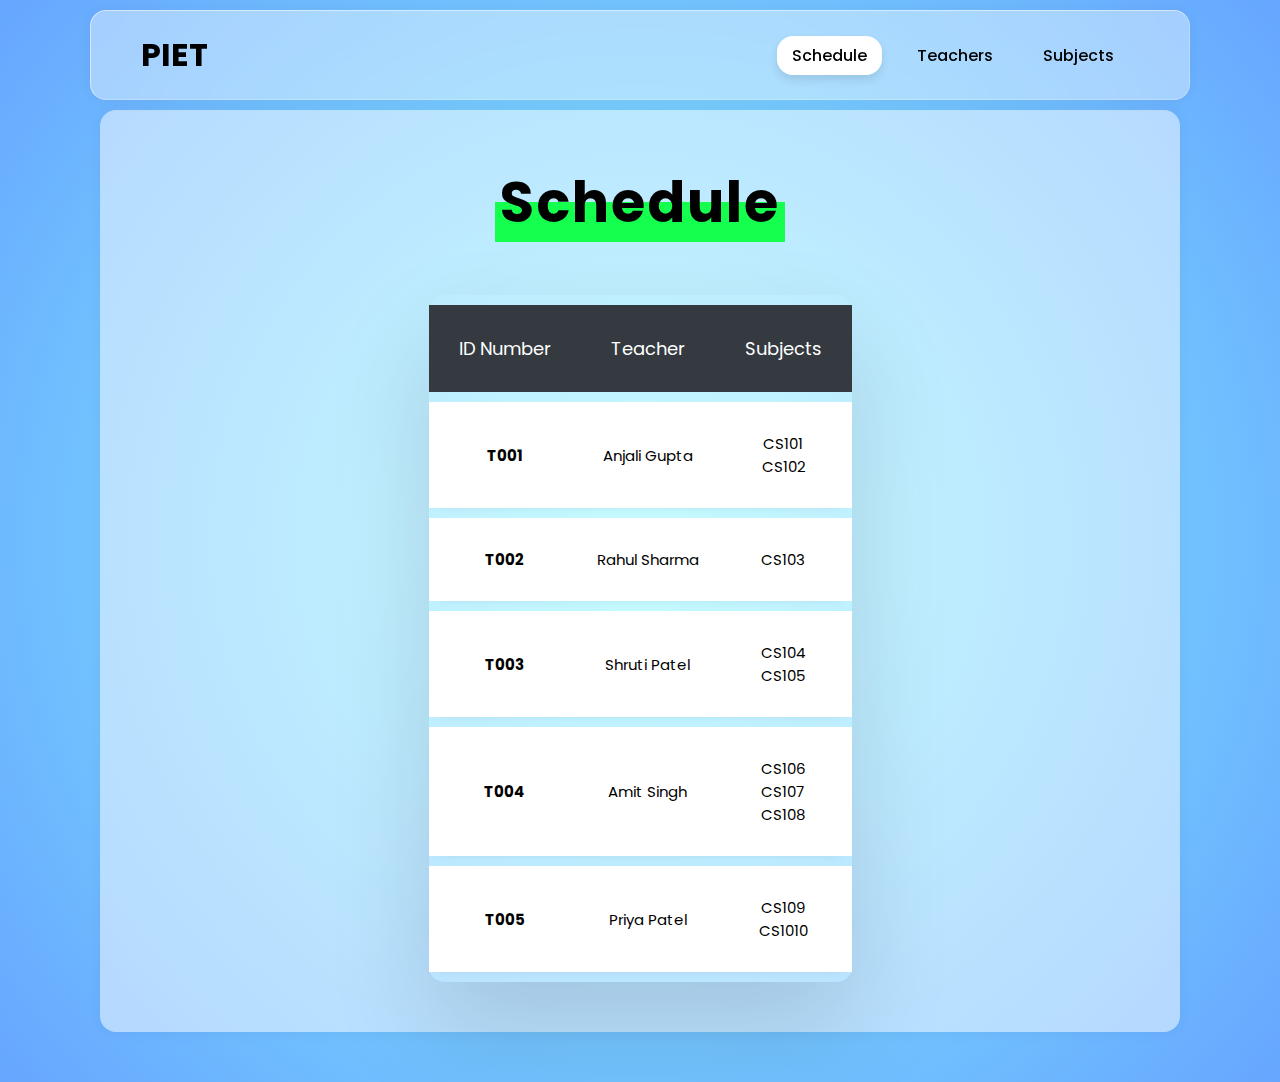
<file: index.html>
<!DOCTYPE html>
<html lang="en">

<head>
    <meta charset="UTF-8" />
    <meta http-equiv="X-UA-Compatible" content="IE=edge" />
    <meta name="viewport" content="width=device-width, initial-scale=1.0" />
    <title>PIET | TimeTable</title>
    <link rel="stylesheet" href="./index.css" />
    <link rel="stylesheet" href="./table.css" />
</head>

<body>
    <section>
        <header>
            <a href="#top" class="logo">PIET</a>
            <ul>
                <li><a href="/appathon2023/index.html" class="active" id="home-btn">Schedule</a></li>
                <li><a href="/appathon2023/teachers.html" class="page" id="about-btn">Teachers</a></li>
                <li><a href="/appathon2023/subjects.html" class="page" id="experience-btn">Subjects</a></li>
            </ul>
        </header>
        <div class="container">

            <h2 style="font-size: 56px; font-weight: 700; text-align:center;">
                <span class="low-highlight-cyan">Schedule</span>
            </h2>
            <div class="content">
                <div class="row">
                    <div class="table-wrap">
                        <table class="table">
                            <thead class="thead-dark">
                                <tr>
                                    <th id="row">ID Number</th>
                                    <th>Teacher</th>
                                    <th>Subjects</th>
                                </tr>
                            </thead>
                            <tbody>
                                <tr class="alert" role="alert">
                                    <th id="row">T001</th>
                                    <td>Anjali Gupta</td>
                                    <td id="T001"></td>
                                </tr>
                                <tr class="alert" role="alert">
                                    <th id="row">T002</th>
                                    <td>Rahul Sharma</td>
                                    <td id="T002"></td>
                                </tr>
                                <tr class="alert" role="alert">
                                    <th id="row">T003</th>
                                    <td>Shruti Patel</td>
                                    <td id="T003"></td>
                                </tr>
                                <tr class="alert" role="alert">
                                    <th id="row">T004</th>
                                    <td>Amit Singh</td>
                                    <td id="T004"></td>
                                </tr>
                                <tr class="alert" role="alert">
                                    <th id="row">T005</th>
                                    <td>Priya Patel</td>
                                    <td id="T005"></td>
                                </tr>
                            </tbody>
                        </table>
                    </div>
                </div>
            </div>
    </section>

    <script type="module" src="./index.js"></script>
</body>

</html>
</file>
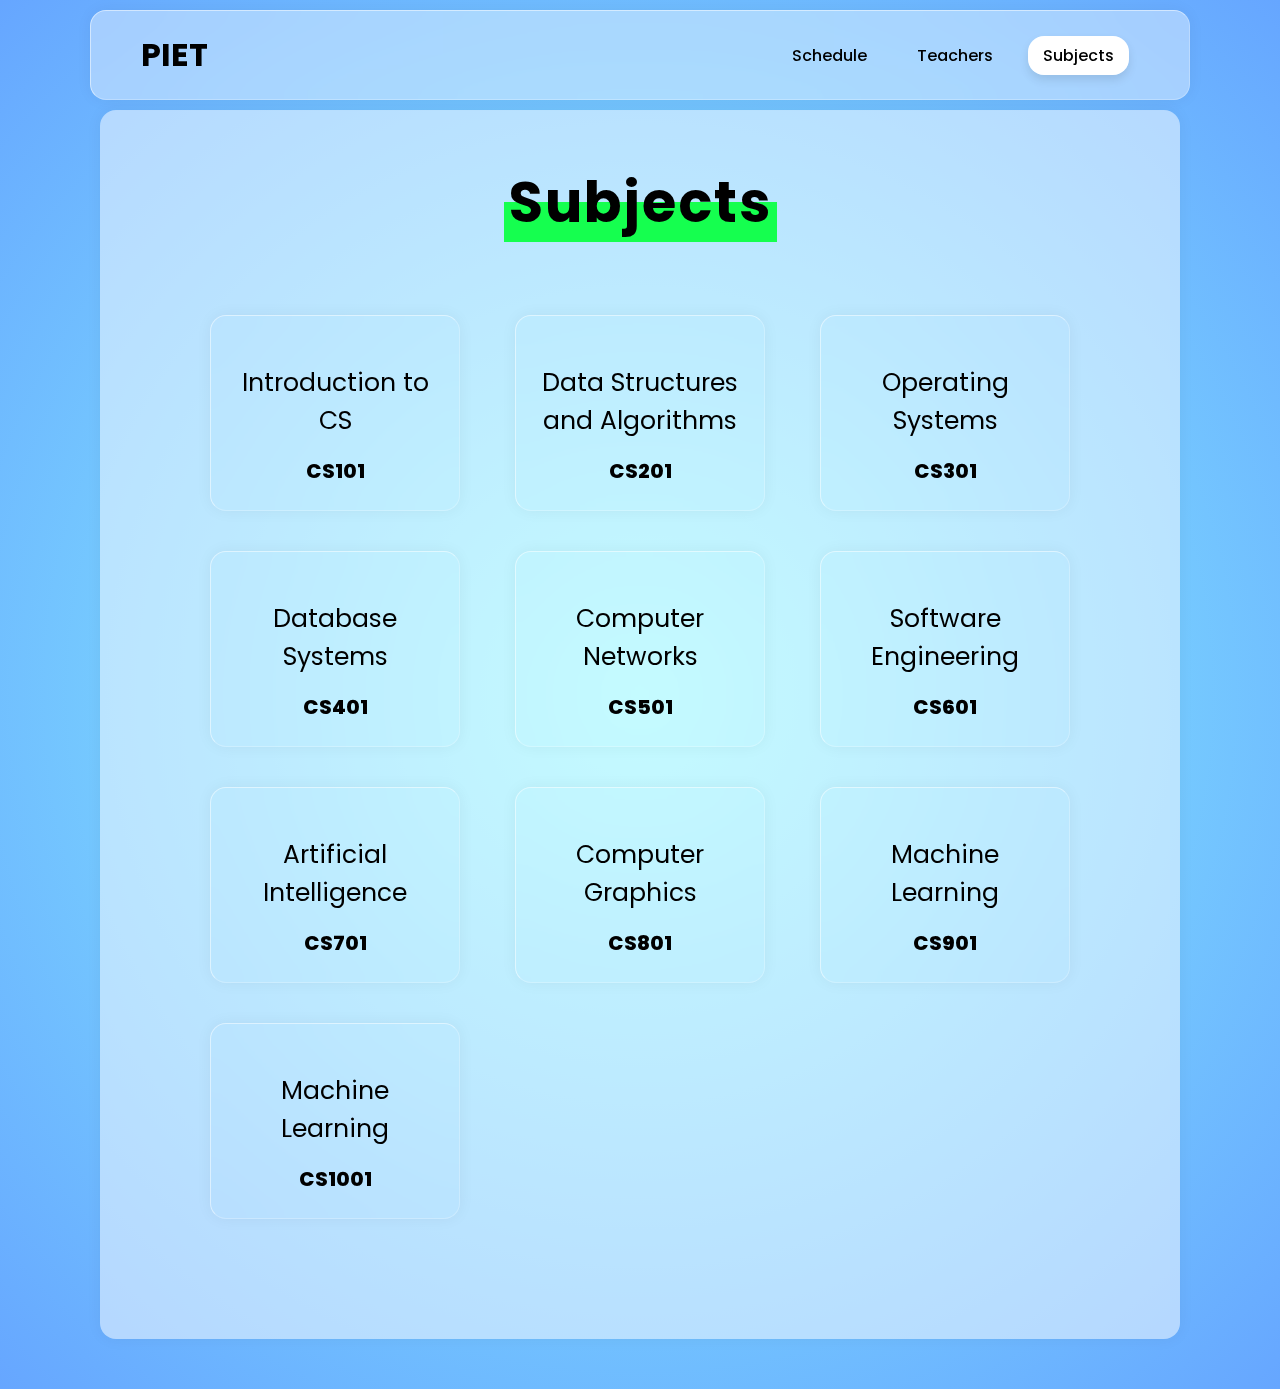
<file: subjects.html>
<!DOCTYPE html>
<html lang="en">
<head>
    <meta charset="UTF-8">
    <meta http-equiv="X-UA-Compatible" content="IE=edge">
    <meta name="viewport" content="width=device-width, initial-scale=1.0">
    <title>Subjects | PIET</title>
    <link rel="stylesheet" href="./index.css" />
</head>
<body>
    <section>
        <div class="container">
          <header>
            <a href="#top" class="logo">PIET</a>
            <ul>
              <li><a href="/appathon2023/index.html" >Schedule</a></li>
              <li><a href="/appathon2023/teachers.html" >Teachers</a></li>
              <li><a href="/appathon2023/subjects.html" class="active">Subjects</a></li>
            </ul>
          </header>
  
          <h2
            style="font-size: 56px; font-weight: 700; text-align:center;"
          >
            <span class="low-highlight-cyan">Subjects</span>
          </h2>
  
                   
          <div class="experience-cards-div">
            <div class="experience-card" data-aos="fade-right" data-aos-duration="2000">
              <div class="experience-text-details">
                <h5 class="experience-text-role">Introduction to CS</h5>
                <h5 class="experience-text-date">CS101</h5>
              </div>
            </div>
            <div class="experience-card" data-aos="fade-right" data-aos-duration="2000">
              <div class="experience-text-details">
                <h5 class="experience-text-role">Data Structures and Algorithms</h5>
                <h5 class="experience-text-date">CS201</h5>
              </div>
            </div>
            <div class="experience-card" data-aos="fade-right" data-aos-duration="2000">
              <div class="experience-text-details">
                <h5 class="experience-text-role">Operating Systems</h5>
                <h5 class="experience-text-date">CS301</h5>
              </div>
            </div>
            <div class="experience-card" data-aos="fade-right" data-aos-duration="2000">
              <div class="experience-text-details">
                <h5 class="experience-text-role">Database Systems</h5>
                <h5 class="experience-text-date">CS401</h5>
              </div>
            </div>
            <div class="experience-card" data-aos="fade-right" data-aos-duration="2000">
              <div class="experience-text-details">
                <h5 class="experience-text-role">Computer Networks</h5>
                <h5 class="experience-text-date">CS501</h5>
              </div>
            </div>
            <div class="experience-card" data-aos="fade-right" data-aos-duration="2000">
              <div class="experience-text-details">
                <h5 class="experience-text-role">Software Engineering</h5>
                <h5 class="experience-text-date">CS601</h5>
              </div>
            </div>
            <div class="experience-card" data-aos="fade-right" data-aos-duration="2000">
              <div class="experience-text-details">
                <h5 class="experience-text-role">Artificial Intelligence</h5>
                <h5 class="experience-text-date">CS701</h5>
              </div>
            </div>
            <div class="experience-card" data-aos="fade-right" data-aos-duration="2000">
              <div class="experience-text-details">
                <h5 class="experience-text-role">Computer Graphics</h5>
                <h5 class="experience-text-date">CS801</h5>
              </div>
            </div>
            <div class="experience-card" data-aos="fade-right" data-aos-duration="2000">
              <div class="experience-text-details">
                <h5 class="experience-text-role">Machine Learning</h5>
                <h5 class="experience-text-date">CS901</h5>
              </div>
            </div>
            <div class="experience-card" data-aos="fade-right" data-aos-duration="2000">
              <div class="experience-text-details">
                <h5 class="experience-text-role">Machine Learning</h5>
                <h5 class="experience-text-date">CS1001</h5>
              </div>
            </div>
          </div>
        </div>
      </section>
  
    
</body>
</html>
</file>
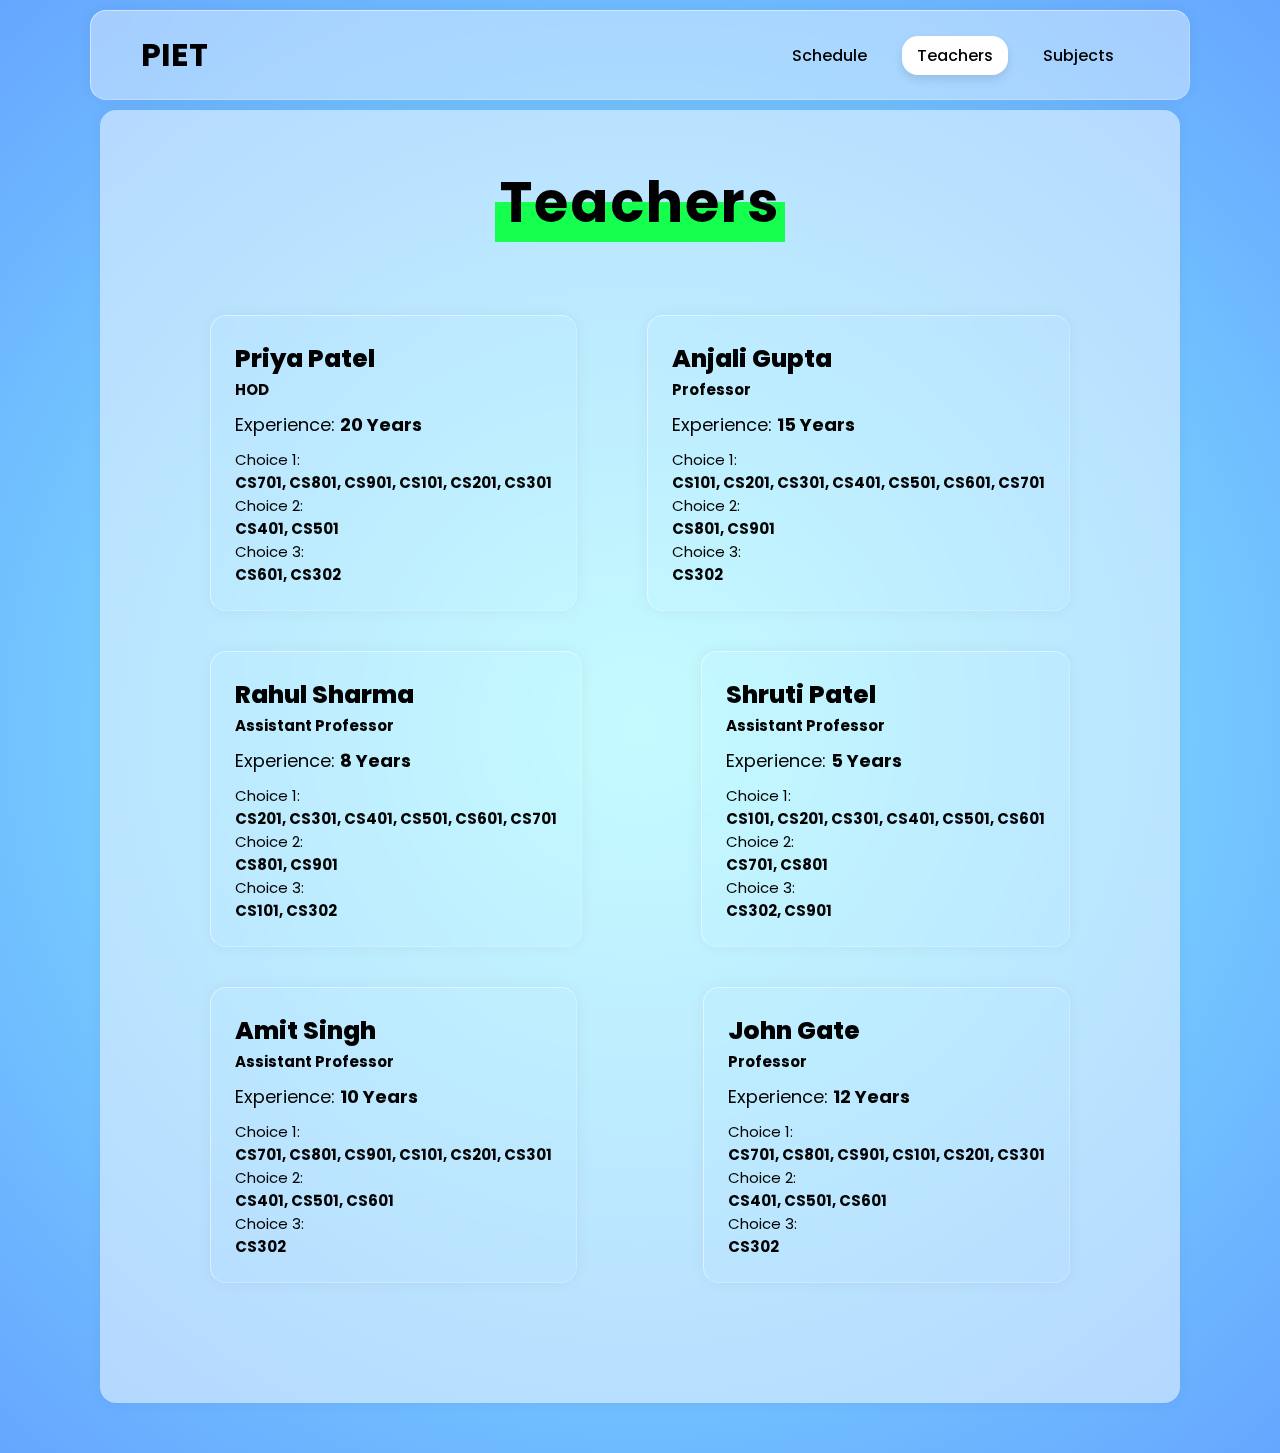
<file: teachers.html>
<!DOCTYPE html>
<html lang="en">
<head>
    <meta charset="UTF-8">
    <meta http-equiv="X-UA-Compatible" content="IE=edge">
    <meta name="viewport" content="width=device-width, initial-scale=1.0">
    <title>Teachers | PIET</title>
    <link rel="stylesheet" href="./index.css" />
</head>
<body>
    <section>
        <div class="container">
          <header>
            <a href="#top" class="logo">PIET</a>
            <ul>
              <li><a href="/appathon2023/index.html" id="home-btn">Schedule</a></li>
              <li><a href="/appathon2023/teachers.html" class="active" id="about-btn">Teachers</a></li>
              <li><a href="/appathon2023/subjects.html" class="page"id="experience-btn">Subjects</a></li>
            </ul>
          </header>
  
          <h2
            style="font-size: 56px; font-weight: 700; text-align:center;"
          >
            <span class="low-highlight-cyan">Teachers</span>
          </h2>
  
                   
          <div class="experience-cards-div">
            <div class="experience-card" >
              <div class="experience-text-details">
                <h5 class="experience-name">Priya Patel</h5>
                <h5 class="experience-desig">HOD</h5>
                <h5 class="experience-exp">Experience: <b>20 Years</b></h5>
                <h5 class="experience-choice">Choice 1: <br> <b>CS701, CS801, CS901, CS101, CS201, CS301</b></h5>
                <h5 class="experience-choice">Choice 2: <br> <b>CS401, CS501 </b></h5>
                <h5 class="experience-choice">Choice 3: <br> <b>CS601, CS302 </b></h5>
              </div>
            </div>
            <div class="experience-card" >
              <div class="experience-text-details">
                <h5 class="experience-name">Anjali Gupta</h5>
                <h5 class="experience-desig">Professor</h5>
                <h5 class="experience-exp">Experience: <b>15 Years</b></h5>
                <h5 class="experience-choice">Choice 1: <br> <b>CS101, CS201, CS301, CS401, CS501, CS601, CS701</b></h5>
                <h5 class="experience-choice">Choice 2: <br> <b>CS801, CS901 </b></h5>
                <h5 class="experience-choice">Choice 3: <br> <b>CS302 </b></h5>
              </div>
            </div>
            <div class="experience-card" >
              <div class="experience-text-details">
                <h5 class="experience-name">Rahul Sharma</h5>
                <h5 class="experience-desig">Assistant Professor</h5>
                <h5 class="experience-exp">Experience: <b>8 Years</b></h5>
                <h5 class="experience-choice">Choice 1: <br> <b>CS201, CS301, CS401, CS501, CS601, CS701</b></h5>
                <h5 class="experience-choice">Choice 2: <br> <b>CS801, CS901 </b></h5>
                <h5 class="experience-choice">Choice 3: <br> <b>CS101, CS302 </b></h5>
              </div>
            </div>
            <div class="experience-card" >
              <div class="experience-text-details">
                <h5 class="experience-name">Shruti Patel</h5>
                <h5 class="experience-desig">Assistant Professor</h5>
                <h5 class="experience-exp">Experience: <b>5 Years</b></h5>
                <h5 class="experience-choice">Choice 1: <br> <b>CS101, CS201, CS301, CS401, CS501, CS601</b></h5>
                <h5 class="experience-choice">Choice 2: <br> <b>CS701, CS801 </b></h5>
                <h5 class="experience-choice">Choice 3: <br> <b>CS302, CS901</b></h5>
              </div>
            </div>
            <div class="experience-card" >
              <div class="experience-text-details">
                <h5 class="experience-name">Amit Singh</h5>
                <h5 class="experience-desig">Assistant Professor</h5>
                <h5 class="experience-exp">Experience: <b>10 Years</b></h5>
                <h5 class="experience-choice">Choice 1: <br> <b>CS701, CS801, CS901, CS101, CS201, CS301</b></h5>
                <h5 class="experience-choice">Choice 2: <br> <b>CS401, CS501, CS601</b></h5>
                <h5 class="experience-choice">Choice 3: <br> <b>CS302 </b></h5>
              </div>
            </div>
            <div class="experience-card" >
              <div class="experience-text-details">
                <h5 class="experience-name">John Gate</h5>
                <h5 class="experience-desig">Professor</h5>
                <h5 class="experience-exp">Experience: <b>12 Years</b></h5>
                <h5 class="experience-choice">Choice 1: <br> <b>CS701, CS801, CS901, CS101, CS201, CS301</b></h5>
                <h5 class="experience-choice">Choice 2: <br> <b>CS401, CS501, CS601</b></h5>
                <h5 class="experience-choice">Choice 3: <br> <b>CS302 </b></h5>
              </div>
            </div>
          </div>
        </div>
      </section>
  
    
</body>
</html>
</file>
<file: index.css>
@import url("https://fonts.googleapis.com/css2?family=Poppins:wght@400;500&display=swap");

* {
  font-family: "Poppins";
  margin: 0;
  padding: 0;
  box-sizing: border-box;
}

body {
  background-image: radial-gradient(circle, #89f7fe 0%, #66a6ff 100%);
}

.flex-row {
  display: flex;
  flex-direction: row;
}

section {
  display: flex;
  justify-content: center;
  align-items: center;
  min-height: 100vh;
  padding: 50px;
}

.active {
  background-color: white;
}

@media (max-width: 900px) {
  section {
    padding: 50px 0;
  }
}

.container {
  position: relative;
  width: calc(100% - 100px);
  min-height: calc(100vh - 280px);
  min-height: 300px;
  background: rgba(255, 255, 255, 0.5);
  box-shadow: 0 0 1rem 0 rgba(0, 0, 0, 0.05);
  border-radius: 1rem;
  display: flex;
  flex-direction: column;
  justify-content: space-between;
  align-items: center;
  padding: 50px;
  margin-top: 60px;
}

@media (max-width: 700px) {
  .container {
    flex-direction: column;
    width: 90%;
    padding: 30px 0;
    margin-top: 110px;
  }
}

@supports (-webkit-backdrop-filter: none) or (backdrop-filter: none) {
  header {
    position: fixed;
    top: 10px;
    padding: 20px 50px;
    display: flex;
    justify-content: space-between;
    align-items: center;
    background: rgba(255, 255, 255, 0.4);
    box-shadow: 0 0 1rem 0 rgba(0, 0, 0, 0.05);
    border-radius: 1rem;
    backdrop-filter: blur(1rem);
    -webkit-backdrop-filter: blur(1rem);
    border: 1px solid rgba(255, 255, 255, 0.25);
    border-top: 1px solid rgba(255, 255, 255, 0.5);
    border-left: 1px solid rgba(255, 255, 255, 0.5);
    z-index: 90;
    width: calc(100% - 180px);
  }
}

@media (max-width: 768px) {
  header {
    width: 95%;
    flex-direction: column;
    padding: 10px;
  }
  ul {
    margin: 20px;
  }
}

@supports not ((-webkit-backdrop-filter: none) or (backdrop-filter: none)) {
  header {
    position: absolute;
    top: -40px;
    right: 20px;
    left: 20px;
    padding: 20px 50px;
    display: flex;
    justify-content: space-between;
    align-items: center;
    background: rgba(255, 255, 255, 0.7);
    opacity: 0.9;
    box-shadow: 0 0 1rem 0 rgba(0, 0, 0, 0.05);
    border-radius: 1rem;
    backdrop-filter: blur(1rem);
    -webkit-backdrop-filter: blur(1rem);
    border: 1px solid rgba(255, 255, 255, 0.25);
    border-top: 1px solid rgba(255, 255, 255, 0.5);
    border-left: 1px solid rgba(255, 255, 255, 0.5);
  }
}

header .logo {
  color: black;
  font-weight: 700;
  text-decoration: none;
  font-size: 2rem;
}

header ul {
  display: flex;
}

header ul li {
  list-style: none;
  margin: 0 10px;
}

header ul li a {
  text-decoration: none;
  font-weight: 500;
  color: black;
  padding: 8px 15px;
  border-radius: 1rem;
  transition: 500ms ease;
}

header ul li a:hover,
header ul li a.active {
  background: hsla(0, 0%, 100%, 1);
  box-shadow: 0 5px 10px rgba(0, 0, 0, 0.1);
}

.content {
  display: flex;
  z-index: 1;
  margin-top: 50px;
  align-items: center;
}

@media (max-width: 380px) {
  .content {
    flex-direction: column;
    transform: translateX(0px);
    max-width: 100%;
    margin-top: -60px;
  }
}

.column {
  box-shadow: 0 0 1rem 0 rgba(0, 0, 0, 0.05);
  border-radius: 1rem;
  backdrop-filter: blur(1rem);
  border: 1px solid rgba(255, 255, 255, 0.25);
  border-top: 1px solid rgba(255, 255, 255, 0.5);
  border-left: 1px solid rgba(255, 255, 255, 0.5);
  padding: 40px;
}

.experience-cards-div {
  display: flex;
  justify-content: space-between;
  align-items: center;
  flex-wrap: wrap;
  margin: 50px;
}

.experience-card {
  margin: 20px 10px;
  box-shadow: 0 0 1rem 0 rgba(0, 0, 0, 0.05);
  border-radius: 1rem;
  backdrop-filter: blur(1rem);
  border: 1px solid rgba(255, 255, 255, 0.25);
  border-top: 1px solid rgba(255, 255, 255, 0.5);
  border-left: 1px solid rgba(255, 255, 255, 0.5);
  transition: 0.5s ease;
}

@media (max-width: 768px) {
  .experience-cards-div {
    margin: 10px 50px;
  }
}

.experience-card:hover {
  box-shadow: 0 20px 30px -10px rgba(0, 0, 0, 0.2);
  background: rgba(255, 255, 255, 0.5);
}

.experience-text-details {
  padding: 1.5rem;
}

.experience-text-role {
  text-align: center;
  color: #000;
  font-weight: 400;
  font-size: 25px;
  margin: 0;
  padding-top: 1.5rem;
  line-height: normal;
  width: 200px;
}

.experience-text-date {
  text-align: center;
  color: #000;
  font-size: 20px;
  padding-top: 1rem;
  font-weight: 800;
}

.experience-name {
  color: #000;
  font-weight: 400;
  font-size: 25px;
  line-height: normal;
  font-weight: 800;
}

.experience-desig {
  color: #000;
  font-size: 15px;
  padding-top: 0;
}

.experience-exp {
  color: #000;
  font-size: 18px;
  padding: 10px 0 10px 0;
  font-weight: 400;
}

.experience-choice {
  color: #000;
  font-size: 15px;
  font-weight: 400;
}

.subTitle {
  color: #868e96;
}

.low-highlight-cyan {
  letter-spacing: 2px;
  padding: 0 5px;
  background: linear-gradient(to bottom, transparent 50%, #15ff4f 50%);
}
</file>
<file: table.css>
table {
  border-collapse: collapse;
}

.table-dark,
.table-dark > th,
.table-dark > td {
  background-color: #c6c8ca;
}

.table .thead-dark th {
  color: #fff;
  background-color: #343a40;
  border-color: #454d55;
}

.table-dark {
  color: #fff;
  background-color: #343a40;
}
.table-dark th,
.table-dark td,
.table-dark thead th {
  border-color: #454d55;
}
.table-dark.table-bordered {
  border: 0;
}
.table {
  width: 100%;
  border-collapse: separate;
  border-spacing: 0 10px;
  box-shadow: rgba(17, 12, 46, 0.15) 0px 48px 100px 0px;
  border-radius: 15px;
}
.row {
  border-radius: 15px;
}
.table thead th {
  border: none;
  padding: 30px;
  font-weight: 400;
  font-size: 18px;
  color: #fff;
}
.table tbody tr {
  margin-bottom: 2px;
  box-shadow: 0px 5px 12px -12px rgba(0, 0, 0, 0.29);
}
.table tbody th,
.table tbody td {
  border: none;
  padding: 30px 15px;
  font-size: 15px;
  text-align: center;
  background: #fff;
}

@media (max-width: 768px) {
  .table {
    border-spacing: 0;
    max-width: 300px;
  }
  .table tbody td {
    padding: 15px 10px;
    font-size: 15px
  }
  .table tbody th {
    padding: 0;
  }
  .table tbody tr {
    font-size: 5px;
  }
  #row {
    display: none;
  }
}
</file>
